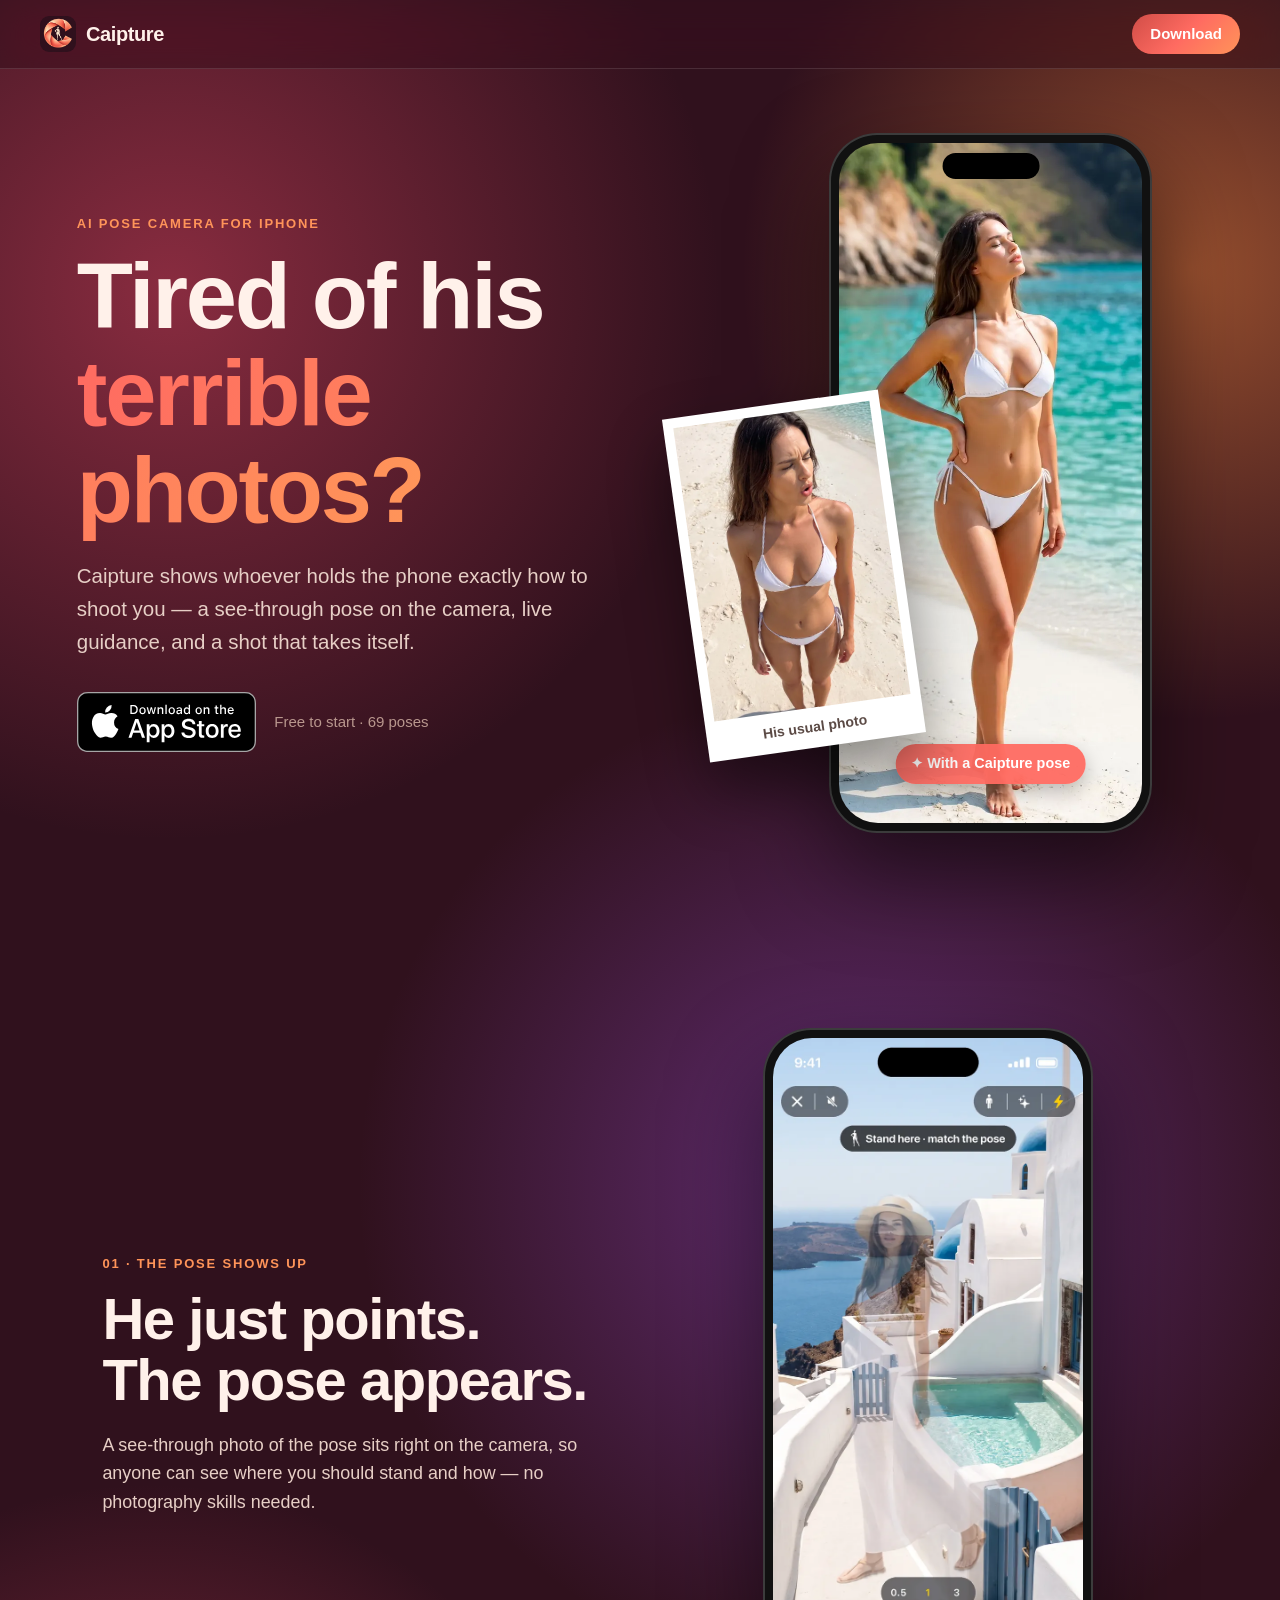
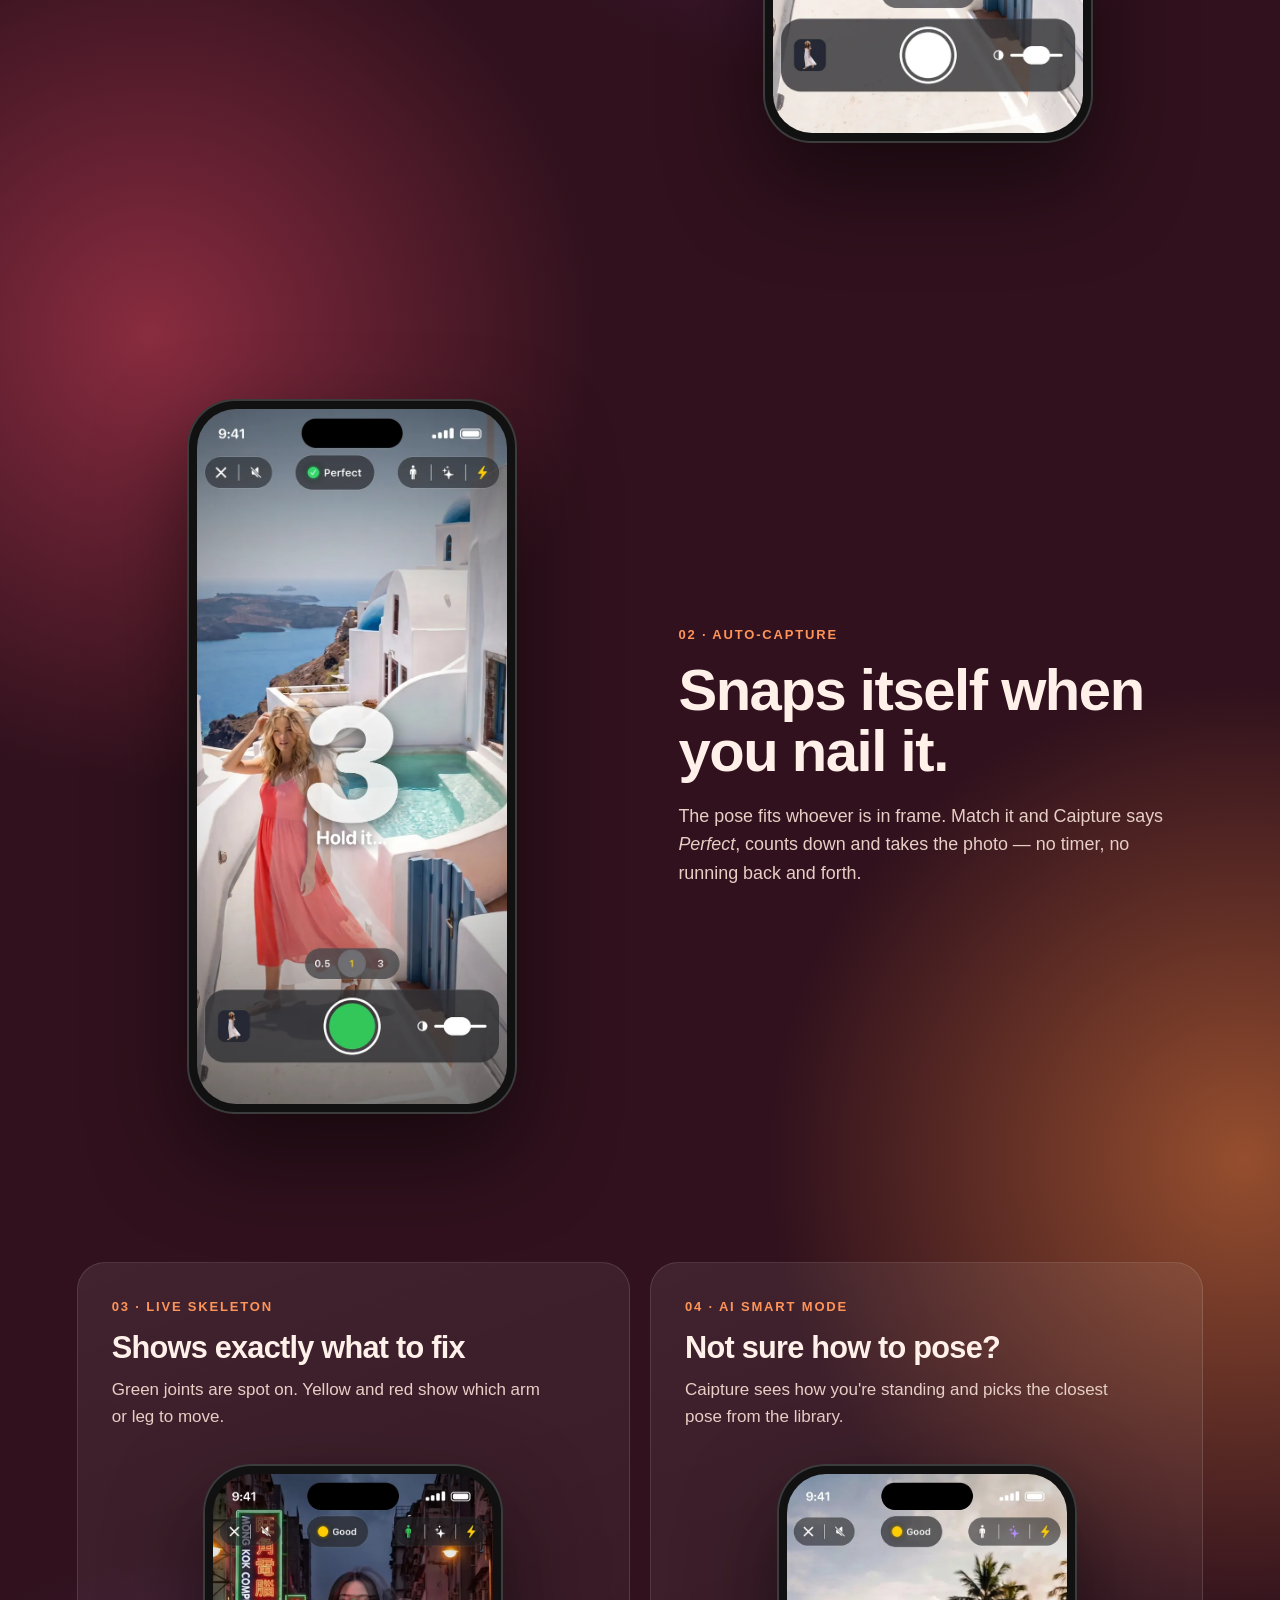
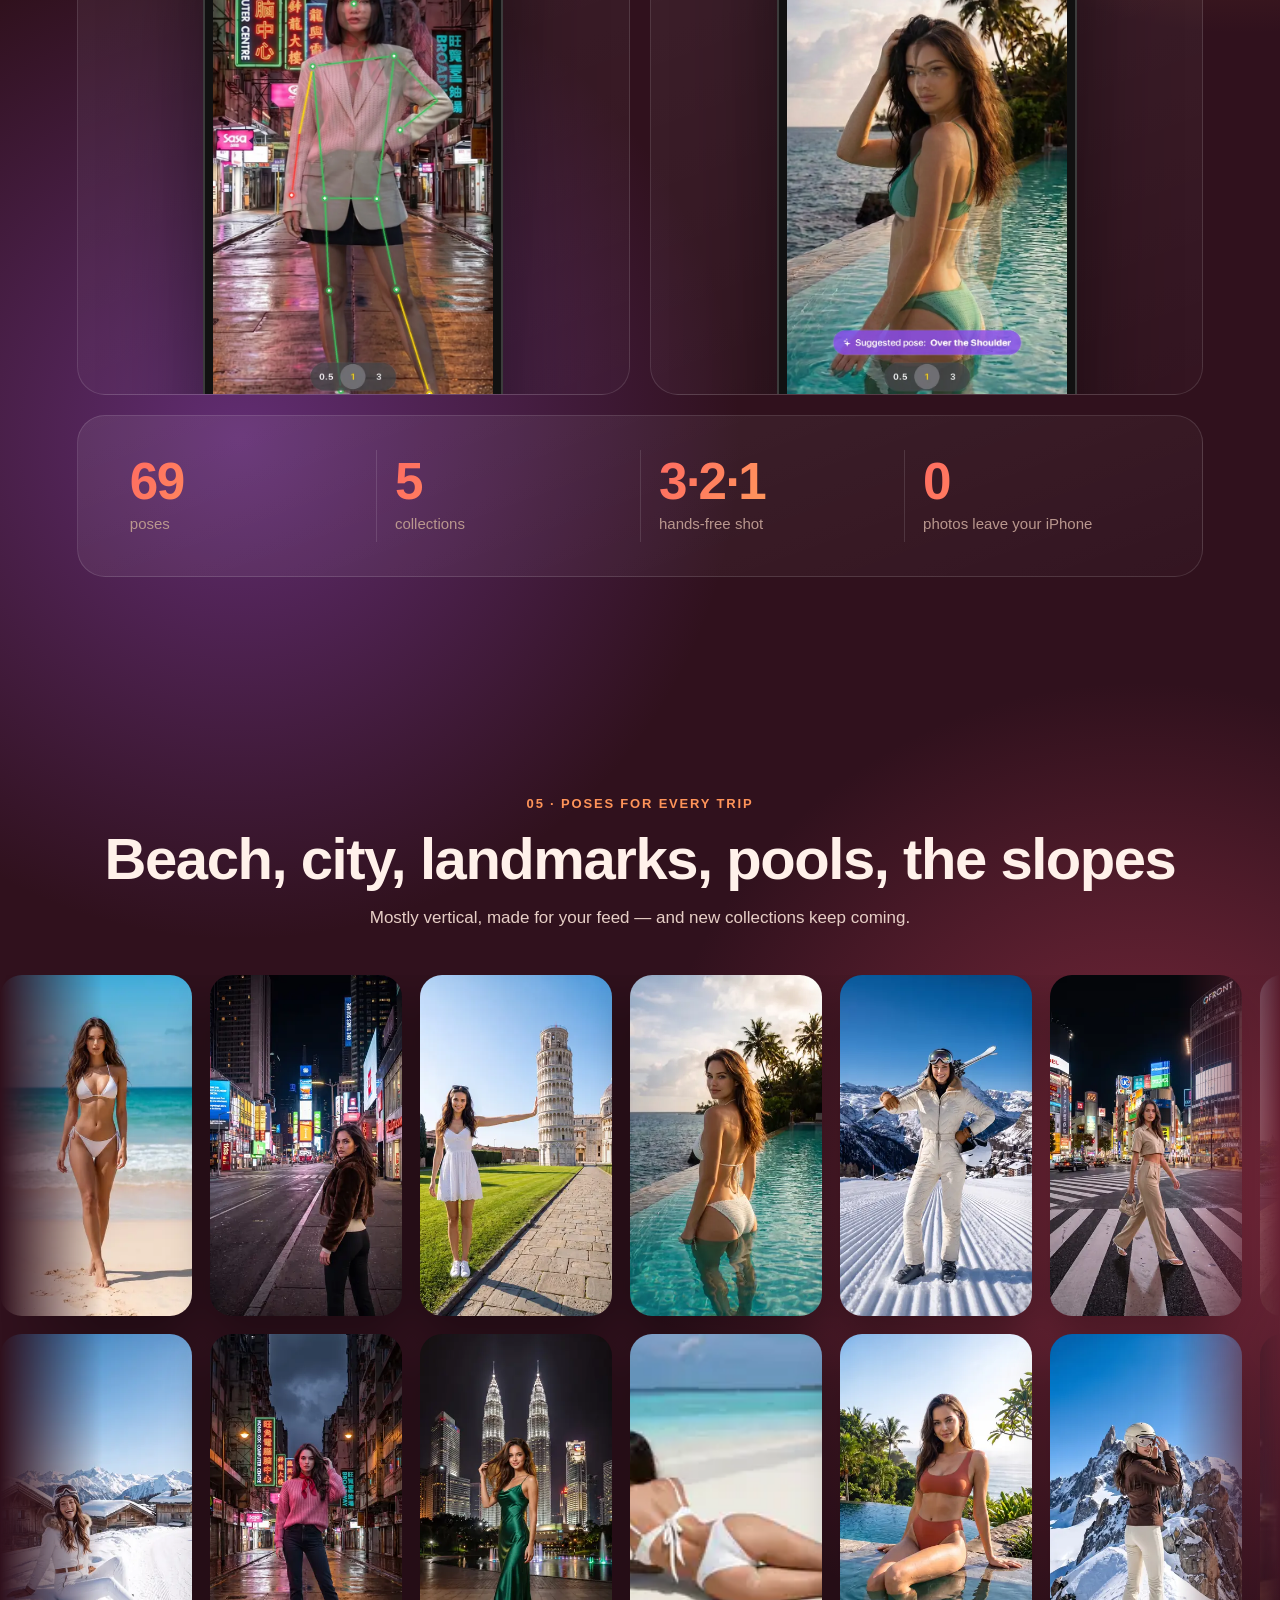
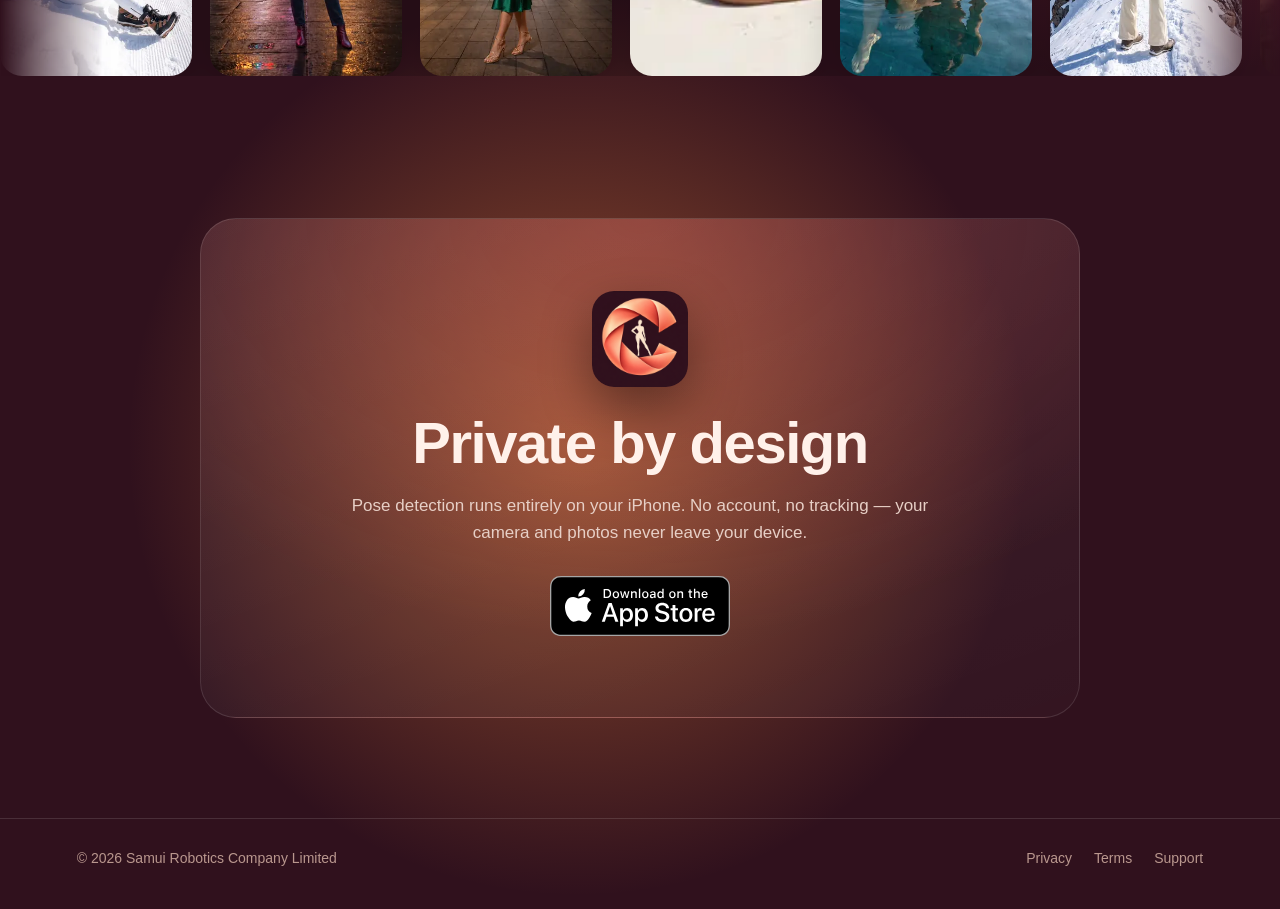
<file: index.html>
<!doctype html>
<html lang="en">
<head>
<meta charset="utf-8">
<meta name="viewport" content="width=device-width, initial-scale=1, viewport-fit=cover">
<title>Caipture — AI Pose Camera</title>
<meta name="description" content="Tired of his terrible photos? Caipture puts a see-through pose on the camera, guides him joint by joint and takes the shot the moment you match.">
<meta name="theme-color" content="#30111D">
<meta property="og:title" content="Caipture — AI Pose Camera">
<meta property="og:description" content="A see-through pose on the camera, live guidance, and a photo that takes itself.">
<meta property="og:image" content="https://caipture.app/assets/s-ghost.webp">
<link rel="icon" href="/assets/favicon.png">
<link rel="apple-touch-icon" href="/assets/apple-touch-icon.png">
<link rel="stylesheet" href="/home.css">
</head>
<body>
<div class="blobs" aria-hidden="true"><i></i><i></i><i></i><i></i><i></i><i></i><i></i><i></i></div>

<header class="nav">
  <a class="brand" href="/" aria-label="Caipture home">
    <img src="/assets/logo.png" alt="" width="36" height="36">
    <span>Caipture</span>
  </a>
  <a class="store store--sm" href="#download" data-store>Download</a>
</header>

<main>

<!-- Hero -->
<section class="hero">
  <div class="hero__copy">
    <p class="eyebrow l1">AI pose camera for iPhone</p>
    <h1 class="l2">Tired of his <span class="grad">terrible photos?</span></h1>
    <p class="lead l3">Caipture shows whoever holds the phone exactly how to shoot you — a see-through pose on the camera, live guidance, and a shot that takes itself.</p>
    <div class="cta l4">
      <a class="badge" href="#download" data-store><img src="/assets/app-store-badge.svg" alt="Download on the App Store" width="180" height="60"></a>
      <span class="note">Free to start · 69 poses</span>
    </div>
  </div>
  <div class="hero__art l5" aria-hidden="true">
    <figure class="polaroid">
      <img src="/assets/hero-bad.webp" alt="" width="520" height="780">
      <figcaption>His usual photo</figcaption>
    </figure>
    <div class="phone float">
      <img src="/assets/hero-good.webp" alt="" width="720" height="1290">
      <span class="chip chip--coral">✦ With a Caipture pose</span>
    </div>
  </div>
</section>

<!-- How it works -->
<section class="feature" id="how">
  <div class="feature__text r">
    <p class="eyebrow">01 · The pose shows up</p>
    <h2>He just points.<br>The pose appears.</h2>
    <p>A see-through photo of the pose sits right on the camera, so anyone can see where you should stand and how — no photography skills needed.</p>
  </div>
  <div class="phone r tilt"><img src="/assets/s-ghost.webp" alt="Camera with a semi-transparent pose over a Santorini street" loading="lazy" width="720" height="1565"></div>
</section>

<section class="feature feature--flip">
  <div class="feature__text r">
    <p class="eyebrow">02 · Auto-capture</p>
    <h2>Snaps itself when you nail it.</h2>
    <p>The pose fits whoever is in frame. Match it and Caipture says <em>Perfect</em>, counts down and takes the photo — no timer, no running back and forth.</p>
  </div>
  <div class="phone r tilt"><img src="/assets/s-countdown.webp" alt="Pose matched with a 3-second countdown" loading="lazy" width="720" height="1565"></div>
</section>

<section class="bento">
  <article class="card card--tall r">
    <div class="card__text">
      <p class="eyebrow">03 · Live skeleton</p>
      <h3>Shows exactly what to fix</h3>
      <p>Green joints are spot on. Yellow and red show which arm or leg to move.</p>
    </div>
    <div class="phone phone--card"><img src="/assets/s-skeleton.webp" alt="Live skeleton with colour-coded joints" loading="lazy" width="720" height="1565"></div>
  </article>
  <article class="card card--tall r">
    <div class="card__text">
      <p class="eyebrow">04 · AI Smart Mode</p>
      <h3>Not sure how to pose?</h3>
      <p>Caipture sees how you're standing and picks the closest pose from the library.</p>
    </div>
    <div class="phone phone--card"><img src="/assets/s-ai.webp" alt="AI Smart Mode suggesting a pose" loading="lazy" width="720" height="1565"></div>
  </article>
  <article class="card card--wide r">
    <div class="stat"><b data-count="69">69</b><span>poses</span></div>
    <div class="stat"><b data-count="5">5</b><span>collections</span></div>
    <div class="stat"><b>3·2·1</b><span>hands-free shot</span></div>
    <div class="stat"><b>0</b><span>photos leave your iPhone</span></div>
  </article>
</section>

<!-- Poses marquee -->
<section class="poses">
  <div class="poses__head r">
    <p class="eyebrow">05 · Poses for every trip</p>
    <h2>Beach, city, landmarks, pools, the slopes</h2>
    <p>Mostly vertical, made for your feed — and new collections keep coming.</p>
  </div>
  <div class="marquee" aria-hidden="true">
    <div class="marquee__row">
      <img src="/assets/poses/beach_stand_1.webp" alt=""><img src="/assets/poses/city_stand_1.webp" alt=""><img src="/assets/poses/landmarks_stand_1.webp" alt=""><img src="/assets/poses/pool_stand_2.webp" alt=""><img src="/assets/poses/ski_stand_1.webp" alt=""><img src="/assets/poses/city_walk_1.webp" alt=""><img src="/assets/poses/landmarks_sit_1.webp" alt=""><img src="/assets/poses/beach_sit_1.webp" alt=""><img src="/assets/poses/pool_walk_1.webp" alt="">
    </div>
    <div class="marquee__row marquee__row--rev">
      <img src="/assets/poses/ski_sit_1.webp" alt=""><img src="/assets/poses/city_stand_4.webp" alt=""><img src="/assets/poses/landmarks_stand_3.webp" alt=""><img src="/assets/poses/beach_lie_2.webp" alt=""><img src="/assets/poses/pool_sit_1.webp" alt=""><img src="/assets/poses/ski_stand_3.webp" alt=""><img src="/assets/poses/city_sit_2.webp" alt=""><img src="/assets/poses/landmarks_walk_1.webp" alt=""><img src="/assets/poses/pool_stand_1.webp" alt="">
    </div>
  </div>
</section>

<!-- Privacy + CTA -->
<section class="closing" id="download">
  <div class="closing__card r">
    <img class="closing__logo" src="/assets/logo.png" alt="" width="96" height="96">
    <h2>Private by design</h2>
    <p>Pose detection runs entirely on your iPhone. No account, no tracking — your camera and photos never leave your device.</p>
    <a class="badge" href="#download" data-store><img src="/assets/app-store-badge.svg" alt="Download on the App Store" width="180" height="60"></a>
  </div>
</section>

</main>

<footer class="foot">
  <span>© 2026 Samui Robotics Company Limited</span>
  <nav><a href="/privacy/">Privacy</a><a href="/terms/">Terms</a><a href="mailto:support@caipture.app">Support</a></nav>
</footer>

<script src="/home.js" defer></script>
</body>
</html>
</file>
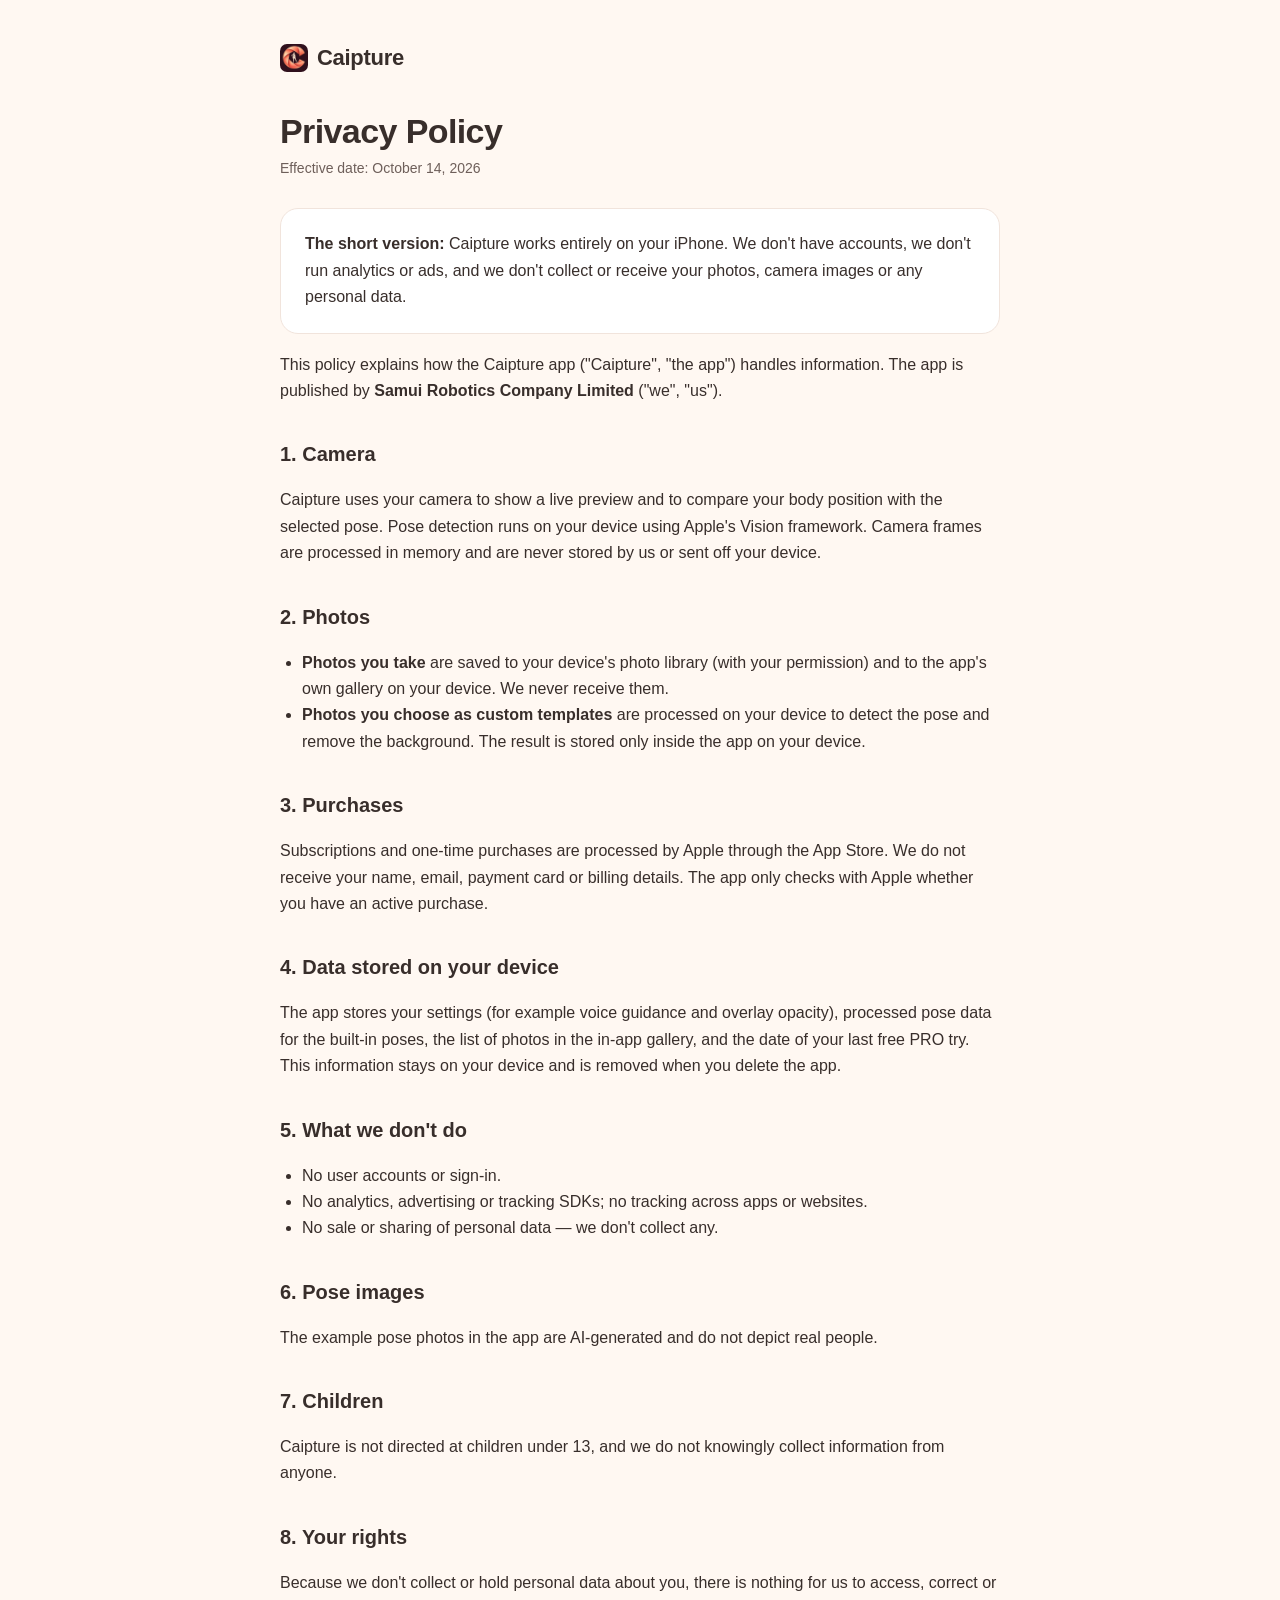
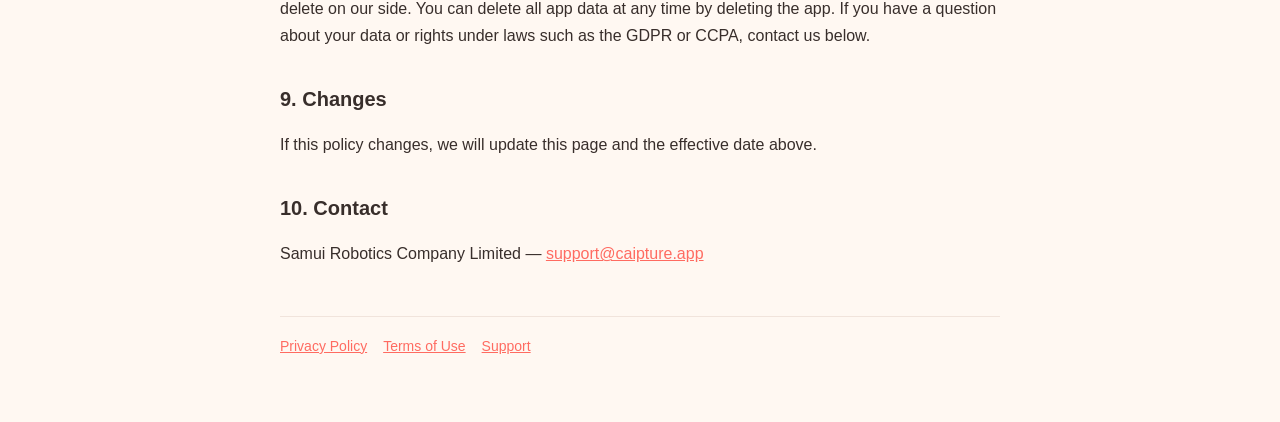
<file: privacy/index.html>
<!doctype html>
<html lang="en">
<head>
<meta charset="utf-8">
<meta name="viewport" content="width=device-width, initial-scale=1">
<title>Privacy Policy — Caipture</title>
<meta name="description" content="Caipture privacy policy: your camera and photos stay on your device.">
<link rel="icon" href="/assets/favicon.png">
<link rel="apple-touch-icon" href="/assets/apple-touch-icon.png">
<link rel="stylesheet" href="/style.css">
</head>
<body>
<div class="wrap">
<header><a href="/"><img class="logo" src="/assets/logo.png" alt="" width="28" height="28">Caipture</a></header>

<h1>Privacy Policy</h1>
<p class="meta">Effective date: October 14, 2026</p>

<div class="card">
<strong>The short version:</strong> Caipture works entirely on your iPhone. We don't have accounts, we don't run analytics or ads, and we don't collect or receive your photos, camera images or any personal data.
</div>

<p>This policy explains how the Caipture app ("Caipture", "the app") handles information. The app is published by <strong>Samui Robotics Company Limited</strong> ("we", "us").</p>

<h2>1. Camera</h2>
<p>Caipture uses your camera to show a live preview and to compare your body position with the selected pose. Pose detection runs on your device using Apple's Vision framework. Camera frames are processed in memory and are never stored by us or sent off your device.</p>

<h2>2. Photos</h2>
<ul>
<li><strong>Photos you take</strong> are saved to your device's photo library (with your permission) and to the app's own gallery on your device. We never receive them.</li>
<li><strong>Photos you choose as custom templates</strong> are processed on your device to detect the pose and remove the background. The result is stored only inside the app on your device.</li>
</ul>

<h2>3. Purchases</h2>
<p>Subscriptions and one-time purchases are processed by Apple through the App Store. We do not receive your name, email, payment card or billing details. The app only checks with Apple whether you have an active purchase.</p>

<h2>4. Data stored on your device</h2>
<p>The app stores your settings (for example voice guidance and overlay opacity), processed pose data for the built-in poses, the list of photos in the in-app gallery, and the date of your last free PRO try. This information stays on your device and is removed when you delete the app.</p>

<h2>5. What we don't do</h2>
<ul>
<li>No user accounts or sign-in.</li>
<li>No analytics, advertising or tracking SDKs; no tracking across apps or websites.</li>
<li>No sale or sharing of personal data — we don't collect any.</li>
</ul>

<h2>6. Pose images</h2>
<p>The example pose photos in the app are AI-generated and do not depict real people.</p>

<h2>7. Children</h2>
<p>Caipture is not directed at children under 13, and we do not knowingly collect information from anyone.</p>

<h2>8. Your rights</h2>
<p>Because we don't collect or hold personal data about you, there is nothing for us to access, correct or delete on our side. You can delete all app data at any time by deleting the app. If you have a question about your data or rights under laws such as the GDPR or CCPA, contact us below.</p>

<h2>9. Changes</h2>
<p>If this policy changes, we will update this page and the effective date above.</p>

<h2>10. Contact</h2>
<p>Samui Robotics Company Limited — <a href="mailto:support@caipture.app">support@caipture.app</a></p>

<footer><a href="/privacy/">Privacy Policy</a><a href="/terms/">Terms of Use</a><a href="mailto:support@caipture.app">Support</a></footer>
</div>
</body>
</html>
</file>
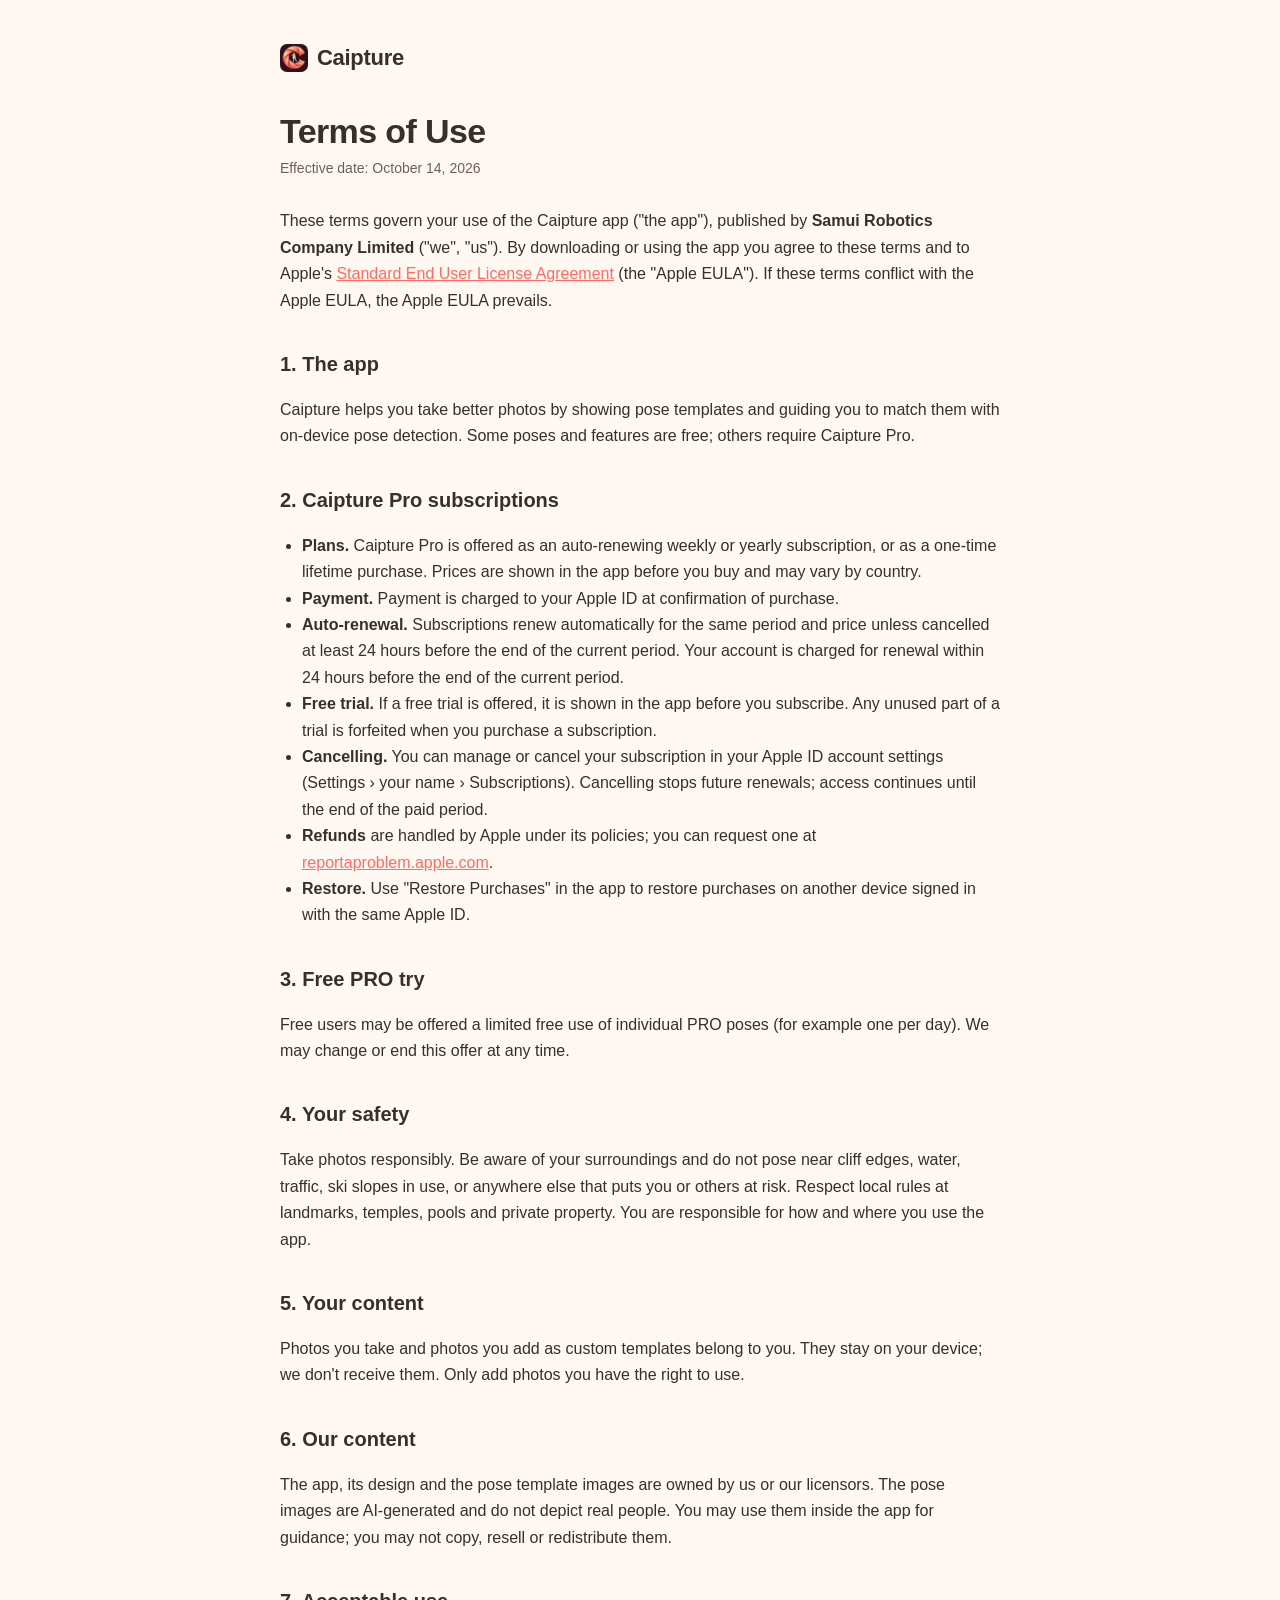
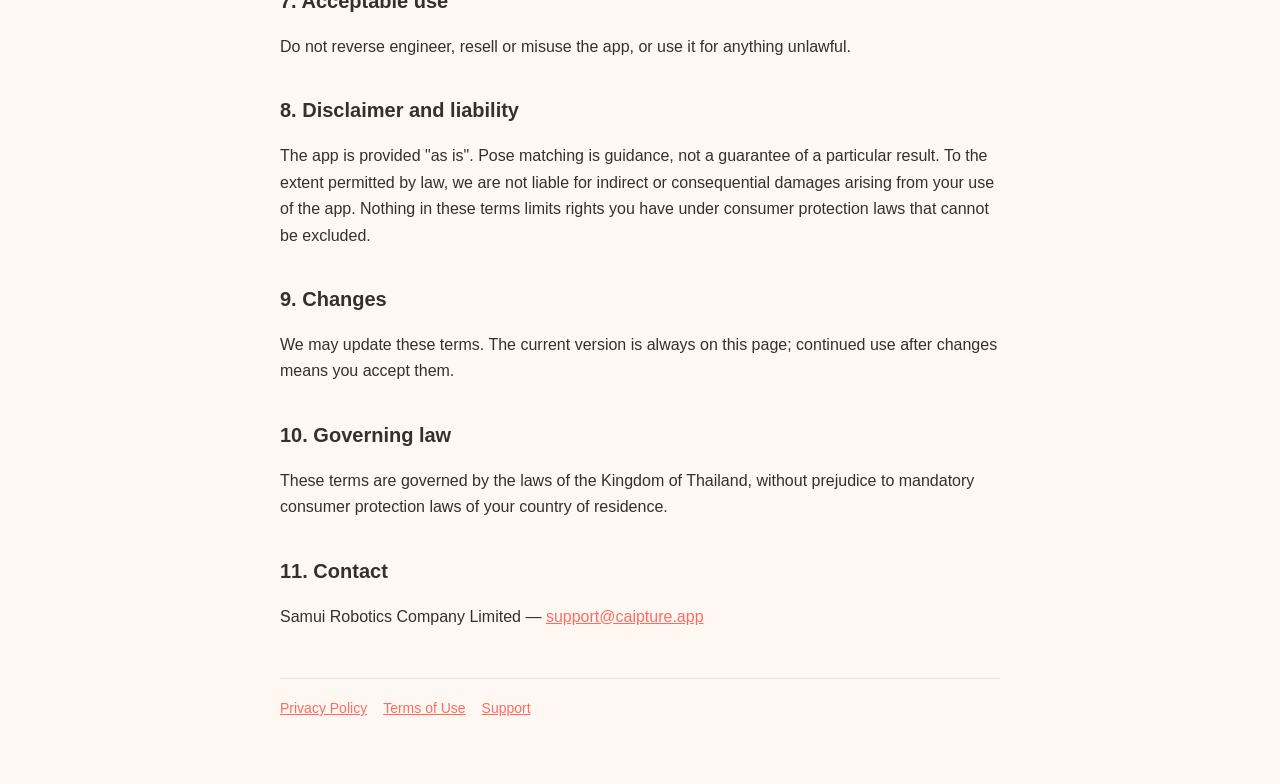
<file: terms/index.html>
<!doctype html>
<html lang="en">
<head>
<meta charset="utf-8">
<meta name="viewport" content="width=device-width, initial-scale=1">
<title>Terms of Use — Caipture</title>
<meta name="description" content="Caipture terms of use and subscription terms.">
<link rel="icon" href="/assets/favicon.png">
<link rel="apple-touch-icon" href="/assets/apple-touch-icon.png">
<link rel="stylesheet" href="/style.css">
</head>
<body>
<div class="wrap">
<header><a href="/"><img class="logo" src="/assets/logo.png" alt="" width="28" height="28">Caipture</a></header>

<h1>Terms of Use</h1>
<p class="meta">Effective date: October 14, 2026</p>

<p>These terms govern your use of the Caipture app ("the app"), published by <strong>Samui Robotics Company Limited</strong> ("we", "us"). By downloading or using the app you agree to these terms and to Apple's <a href="https://www.apple.com/legal/internet-services/itunes/dev/stdeula/">Standard End User License Agreement</a> (the "Apple EULA"). If these terms conflict with the Apple EULA, the Apple EULA prevails.</p>

<h2>1. The app</h2>
<p>Caipture helps you take better photos by showing pose templates and guiding you to match them with on-device pose detection. Some poses and features are free; others require Caipture Pro.</p>

<h2>2. Caipture Pro subscriptions</h2>
<ul>
<li><strong>Plans.</strong> Caipture Pro is offered as an auto-renewing weekly or yearly subscription, or as a one-time lifetime purchase. Prices are shown in the app before you buy and may vary by country.</li>
<li><strong>Payment.</strong> Payment is charged to your Apple ID at confirmation of purchase.</li>
<li><strong>Auto-renewal.</strong> Subscriptions renew automatically for the same period and price unless cancelled at least 24 hours before the end of the current period. Your account is charged for renewal within 24 hours before the end of the current period.</li>
<li><strong>Free trial.</strong> If a free trial is offered, it is shown in the app before you subscribe. Any unused part of a trial is forfeited when you purchase a subscription.</li>
<li><strong>Cancelling.</strong> You can manage or cancel your subscription in your Apple ID account settings (Settings › your name › Subscriptions). Cancelling stops future renewals; access continues until the end of the paid period.</li>
<li><strong>Refunds</strong> are handled by Apple under its policies; you can request one at <a href="https://reportaproblem.apple.com">reportaproblem.apple.com</a>.</li>
<li><strong>Restore.</strong> Use "Restore Purchases" in the app to restore purchases on another device signed in with the same Apple ID.</li>
</ul>

<h2>3. Free PRO try</h2>
<p>Free users may be offered a limited free use of individual PRO poses (for example one per day). We may change or end this offer at any time.</p>

<h2>4. Your safety</h2>
<p>Take photos responsibly. Be aware of your surroundings and do not pose near cliff edges, water, traffic, ski slopes in use, or anywhere else that puts you or others at risk. Respect local rules at landmarks, temples, pools and private property. You are responsible for how and where you use the app.</p>

<h2>5. Your content</h2>
<p>Photos you take and photos you add as custom templates belong to you. They stay on your device; we don't receive them. Only add photos you have the right to use.</p>

<h2>6. Our content</h2>
<p>The app, its design and the pose template images are owned by us or our licensors. The pose images are AI-generated and do not depict real people. You may use them inside the app for guidance; you may not copy, resell or redistribute them.</p>

<h2>7. Acceptable use</h2>
<p>Do not reverse engineer, resell or misuse the app, or use it for anything unlawful.</p>

<h2>8. Disclaimer and liability</h2>
<p>The app is provided "as is". Pose matching is guidance, not a guarantee of a particular result. To the extent permitted by law, we are not liable for indirect or consequential damages arising from your use of the app. Nothing in these terms limits rights you have under consumer protection laws that cannot be excluded.</p>

<h2>9. Changes</h2>
<p>We may update these terms. The current version is always on this page; continued use after changes means you accept them.</p>

<h2>10. Governing law</h2>
<p>These terms are governed by the laws of the Kingdom of Thailand, without prejudice to mandatory consumer protection laws of your country of residence.</p>

<h2>11. Contact</h2>
<p>Samui Robotics Company Limited — <a href="mailto:support@caipture.app">support@caipture.app</a></p>

<footer><a href="/privacy/">Privacy Policy</a><a href="/terms/">Terms of Use</a><a href="mailto:support@caipture.app">Support</a></footer>
</div>
</body>
</html>
</file>
<file: home.css>
/* Caipture — landing page. Brand: the app icon's plum + coral. */
:root{
  --plum:#30111D; --plum-2:#4A1A2C; --ink:#FFF1EA; --soft:#E7CFC6; --mute:#B9978E;
  --coral:#FF6B61; --coral-2:#FF9459; --amber:#FFBD57; --violet:#B78CFF;
  --glass:rgba(255,255,255,.06); --line:rgba(255,255,255,.12);
  --r:28px; --ease:cubic-bezier(.2,.7,.2,1);
  color-scheme:dark;
}
*{box-sizing:border-box}
html{scroll-behavior:smooth;overflow-x:clip}   /* iOS Safari ignores overflow-x on body alone */
body{
  margin:0; background:var(--plum); color:var(--ink); overflow-x:clip;
  font:17px/1.6 -apple-system,BlinkMacSystemFont,"SF Pro Text","Inter","Segoe UI",Roboto,sans-serif;
  -webkit-font-smoothing:antialiased;
}
img{display:block;max-width:100%}
a{color:inherit}
h1,h2,h3{font-family:-apple-system,BlinkMacSystemFont,"SF Pro Rounded","SF Pro Display",ui-rounded,sans-serif;letter-spacing:-.025em;line-height:1.05;margin:0}
h1{font-size:clamp(40px,min(7.4vw,11svh),92px);font-weight:800}
h2{font-size:clamp(34px,4.6vw,58px);font-weight:800}
h3{font-size:clamp(24px,2.4vw,32px);font-weight:750}
p{margin:0}
.eyebrow{font-size:13px;font-weight:700;letter-spacing:.14em;text-transform:uppercase;color:var(--coral-2);margin-bottom:14px}
.grad{background:linear-gradient(100deg,var(--coral) 0%,var(--coral-2) 45%,var(--amber) 70%,var(--coral) 100%);background-size:220% 100%;-webkit-background-clip:text;background-clip:text;color:transparent;animation:shimmer 8s linear infinite}
@keyframes shimmer{to{background-position:-220% 0}}

/* Nav */
.nav{position:fixed;inset:0 0 auto;z-index:20;display:flex;align-items:center;justify-content:space-between;
  padding:14px clamp(16px,4vw,40px);backdrop-filter:saturate(1.4) blur(18px);-webkit-backdrop-filter:saturate(1.4) blur(18px);
  background:rgba(48,17,29,.55);border-bottom:1px solid var(--line)}
.brand{display:flex;align-items:center;gap:10px;text-decoration:none;font-weight:800;font-size:20px;letter-spacing:-.02em}
.brand img{width:36px;height:36px;border-radius:9px}

/* Apple's official App Store badge (unaltered; min height 40 px) */
.badge{display:inline-block;line-height:0;transition:transform .3s var(--ease),filter .3s var(--ease)}
.badge img{height:60px;width:auto}
.badge:hover{transform:translateY(-2px);filter:drop-shadow(0 10px 24px rgba(255,107,97,.3))}

.store{display:inline-flex;flex-direction:column;justify-content:center;gap:0;min-width:178px;height:58px;padding:0 22px;border-radius:16px;
  background:#000;color:#fff;text-decoration:none;border:1px solid rgba(255,255,255,.35);transition:transform .3s var(--ease),box-shadow .3s var(--ease)}
.store:hover{transform:translateY(-2px);box-shadow:0 12px 30px rgba(255,107,97,.25)}
.store__small{font-size:11px;line-height:1.1;opacity:.85}
.store__big{font-size:22px;line-height:1.1;font-weight:650;letter-spacing:-.01em}
.store--sm{min-width:0;height:40px;padding:0 18px;border-radius:999px;font-weight:650;font-size:15px;
  background:linear-gradient(135deg,#D14D47,var(--coral),var(--coral-2));border:0}

/* Hero */
.hero{position:relative;min-height:min(100svh,980px);padding-block:clamp(84px,14svh,120px) clamp(28px,6svh,72px)!important;display:grid;grid-template-columns:1.05fr 1fr;align-items:center;gap:clamp(24px,5vw,80px);
  padding:120px clamp(20px,6vw,96px) 72px}
/* Page-wide glow blobs: soft radial gradients (no blur filter — cheap on long pages) */
body{position:relative}
.blobs{position:absolute;inset:0;z-index:-1;overflow:hidden;pointer-events:none}
.blobs i{position:absolute;width:var(--s);height:var(--s);left:var(--x);top:var(--y);border-radius:50%;
  background:radial-gradient(closest-side,var(--c),transparent);opacity:.55;animation:drift var(--d,28s) ease-in-out infinite alternate}
.blobs i:nth-child(1){--c:#D2425C;--s:1100px;--x:-380px;--y:-260px;--d:24s}
.blobs i:nth-child(2){--c:#E8803C;--s:900px;--x:58%;--y:-180px;--d:30s}
.blobs i:nth-child(3){--c:#8A44B8;--s:1000px;--x:28%;--y:12%;--d:34s}
.blobs i:nth-child(4){--c:#D2425C;--s:900px;--x:-300px;--y:26%;--d:28s}
.blobs i:nth-child(5){--c:#E8803C;--s:950px;--x:60%;--y:40%;--d:32s}
.blobs i:nth-child(6){--c:#8A44B8;--s:1000px;--x:-260px;--y:55%;--d:36s}
.blobs i:nth-child(7){--c:#C2405A;--s:1000px;--x:50%;--y:68%;--d:26s}
.blobs i:nth-child(8){--c:#E8803C;--s:900px;--x:10%;--y:84%;--d:30s}
@keyframes drift{to{transform:translate(8vw,6vh) scale(1.12)}}
.blobs i:nth-child(even){animation-name:drift2}
@keyframes drift2{to{transform:translate(-9vw,-5vh) scale(.92)}}
.lead{font-size:clamp(16px,min(1.6vw,2.6svh),21px);color:var(--soft);max-width:34em;margin-top:clamp(12px,2.6svh,22px)}
.cta{display:flex;align-items:center;gap:18px;flex-wrap:wrap;margin-top:clamp(18px,4svh,34px)}
.note{color:var(--mute);font-size:15px}

.hero__art{position:relative;height:min(calc(100svh - 170px),700px);display:flex;justify-content:center;align-items:center}
.polaroid{position:absolute;left:0;bottom:12%;width:clamp(130px,min(17vw,30svh),230px);margin:0;padding:10px 10px 0;background:#fff;color:#5b4a45;
  transform:rotate(-8deg);box-shadow:0 30px 60px rgba(0,0,0,.45);z-index:2}
.polaroid img{aspect-ratio:2/3;object-fit:cover;width:100%;height:auto}
.polaroid figcaption{font:600 14px/1 -apple-system,ui-rounded,sans-serif;text-align:center;padding:12px 0 14px}

/* Phone frame */
.phone{position:relative;width:min(100%,330px);aspect-ratio:9/19.5;border-radius:48px;padding:10px;background:#111;
  box-shadow:inset 0 0 0 2px rgba(255,255,255,.18),0 40px 90px rgba(0,0,0,.5)}
.phone::before{content:"";position:absolute;top:20px;left:50%;width:30%;height:26px;transform:translateX(-50%);background:#000;border-radius:20px;z-index:2}
.phone img{width:100%;height:100%;object-fit:cover;border-radius:39px}
.marquee__row img{height:auto}
.hero .phone{height:min(calc(100svh - 170px),700px);width:auto;max-width:72%;margin-left:18%}   /* sized by viewport height so it always fits */
.chip{position:absolute;left:50%;bottom:7%;transform:translateX(-50%);white-space:nowrap;padding:.6em 1.1em;border-radius:999px;font-weight:650;font-size:clamp(11px,1.6svh,15px);color:#fff}
.chip--coral{background:rgba(255,107,97,.94);box-shadow:0 8px 20px rgba(0,0,0,.25)}
.float{animation:float 7s ease-in-out infinite}
@keyframes float{50%{transform:translateY(-14px)}}

/* Features */
.feature{display:grid;grid-template-columns:1fr 1fr;align-items:center;gap:clamp(28px,6vw,96px);padding:clamp(72px,10vw,140px) clamp(20px,8vw,140px)}
.feature--flip .feature__text{order:2}
.feature__text p:not(.eyebrow){color:var(--soft);font-size:clamp(17px,1.4vw,20px);margin-top:20px;max-width:30em}
.feature .phone{justify-self:center}

/* Bento */
.bento{display:grid;grid-template-columns:repeat(2,1fr);gap:20px;padding:20px clamp(20px,6vw,96px) clamp(72px,9vw,120px)}
.card{position:relative;border-radius:var(--r);background:linear-gradient(160deg,rgba(255,255,255,.08),rgba(255,255,255,.02));border:1px solid var(--line);overflow:hidden}
.card--tall{display:flex;flex-direction:column;padding:34px 34px 0;min-height:640px}
.card__text p:not(.eyebrow){color:var(--soft);margin-top:12px;max-width:26em}
.phone--card{width:min(78%,300px);margin:34px auto -120px;transition:transform .8s var(--ease)}
.card:hover .phone--card{transform:translateY(-16px)}
.card--wide{grid-column:1/-1;display:grid;grid-template-columns:repeat(4,1fr);padding:34px}
.stat{display:flex;flex-direction:column;gap:4px;padding:6px 18px;border-left:1px solid var(--line)}
.stat:first-child{border-left:0}
.stat b{font:800 clamp(34px,4vw,54px)/1 -apple-system,ui-rounded,sans-serif;letter-spacing:-.03em;background:linear-gradient(120deg,var(--coral),var(--amber));-webkit-background-clip:text;background-clip:text;color:transparent}
.stat span{color:var(--mute);font-size:15px}

/* Poses marquee */
.poses{padding:clamp(60px,8vw,110px) 0;overflow:hidden}   /* the rows are wider than the screen */
.poses__head{text-align:center;padding:0 20px 44px}
.poses__head p:not(.eyebrow){color:var(--soft);margin-top:14px}
.marquee{display:grid;gap:18px;overflow:hidden;mask-image:linear-gradient(90deg,transparent,#000 8%,#000 92%,transparent);-webkit-mask-image:linear-gradient(90deg,transparent,#000 8%,#000 92%,transparent)}
.marquee__row{display:flex;gap:18px;width:max-content;animation:marquee 60s linear infinite}
.marquee__row--rev{animation-direction:reverse;animation-duration:70s}
.marquee__row img{width:clamp(150px,15vw,210px);aspect-ratio:9/16;object-fit:cover;border-radius:22px;box-shadow:0 18px 40px rgba(0,0,0,.35)}
.marquee:hover .marquee__row{animation-play-state:paused}
@keyframes marquee{to{transform:translateX(-50%)}}

/* Closing */
.closing{padding:40px clamp(20px,6vw,96px) 100px}
.closing__card{max-width:880px;margin:0 auto;text-align:center;padding:clamp(40px,6vw,72px) clamp(24px,5vw,64px);border-radius:36px;
  background:radial-gradient(120% 140% at 50% 0%,rgba(255,107,97,.28),rgba(255,107,97,0) 60%),linear-gradient(160deg,rgba(255,255,255,.08),rgba(255,255,255,.02));border:1px solid var(--line)}
.closing__logo{width:96px;height:96px;border-radius:22px;margin:0 auto 26px;box-shadow:0 20px 50px rgba(0,0,0,.4)}
.closing__card p{color:var(--soft);max-width:34em;margin:18px auto 30px}
.foot{display:flex;justify-content:space-between;flex-wrap:wrap;gap:14px;padding:28px clamp(20px,6vw,96px) 40px;border-top:1px solid var(--line);color:var(--mute);font-size:14px}
.foot nav{display:flex;gap:22px}
.foot a{text-decoration:none}
.foot a:hover{color:var(--ink)}

/* Load-in (hero) */
.l1,.l2,.l3,.l4,.l5{animation:rise 1s var(--ease) both}
.l2{animation-delay:.08s}.l3{animation-delay:.18s}.l4{animation-delay:.28s}.l5{animation-delay:.2s;animation-duration:1.3s}
@keyframes rise{from{opacity:0;transform:translateY(34px);filter:blur(12px)}to{opacity:1;transform:none;filter:none}}

/* Scroll reveal: native scroll-driven animations where supported, JS fallback otherwise */
.r{opacity:0;transform:translateY(48px) scale(.98);filter:blur(10px)}
.r.in{opacity:1;transform:none;filter:none;transition:opacity 1s var(--ease),transform 1s var(--ease),filter 1s var(--ease)}
@supports (animation-timeline: view()){
  .r{opacity:1;transform:none;filter:none;animation:reveal linear both;animation-timeline:view();animation-range:entry 5% cover 32%}
  .tilt{animation:reveal-tilt linear both;animation-timeline:view();animation-range:entry 0% cover 45%}
}
@keyframes reveal{from{opacity:0;transform:translateY(64px) scale(.97);filter:blur(12px)}to{opacity:1;transform:none;filter:none}}
@keyframes reveal-tilt{from{opacity:0;transform:perspective(1200px) rotateX(14deg) translateY(90px) scale(.94)}to{opacity:1;transform:perspective(1200px) rotateX(0) translateY(0) scale(1)}}

/* Responsive */
@media (max-width:860px){
  .hero{grid-template-columns:1fr;text-align:center;padding-top:110px}
  .hero__copy{display:flex;flex-direction:column;align-items:center}
  .cta{justify-content:center}
  .hero__art{height:auto;min-height:520px}
  .hero .phone{height:auto;width:min(64%,290px);margin-left:22%}
  .polaroid{left:2%;bottom:6%}
  .feature,.feature--flip{grid-template-columns:1fr;text-align:center}
  .feature--flip .feature__text{order:0}
  .feature__text p:not(.eyebrow){margin-inline:auto}
  .bento{grid-template-columns:1fr}
  .card--tall{min-height:560px}
  .card--wide{grid-template-columns:repeat(2,1fr);row-gap:24px}
  .stat:nth-child(3){border-left:0}
}

/* ?static — full-page captures without motion */
.static .r,.static .tilt{animation:none!important;opacity:1!important;transform:none!important;filter:none!important}

@media (prefers-reduced-motion:reduce){
  *,*::before,*::after{animation:none!important;transition:none!important}
  .r{opacity:1;transform:none;filter:none}
}
</file>
<file: style.css>
:root{--bg:#FFF8F2;--ink:#382E2B;--soft:#6E5F5A;--coral:#FF6B61;--amber:#FFBD57;--card:#FFFFFF;--line:#F1E4DC}
@media (prefers-color-scheme: dark){:root{--bg:#1C0F15;--ink:#F6EDE8;--soft:#C9B8B1;--card:#2A1820;--line:#3A2630}}
*{box-sizing:border-box}
body{margin:0;background:var(--bg);color:var(--ink);font:16px/1.65 -apple-system,BlinkMacSystemFont,"SF Pro Text","Segoe UI",Roboto,sans-serif}
.wrap{max-width:760px;margin:0 auto;padding:40px 20px 64px}
header a{color:var(--ink);text-decoration:none;font-weight:800;font-size:22px;letter-spacing:-.3px}
header .logo{display:inline-block;width:28px;height:28px;border-radius:7px;margin-right:9px;vertical-align:-7px}
header .dot{display:inline-block;width:12px;height:12px;border-radius:50%;background:linear-gradient(135deg,var(--coral),var(--amber));margin-right:8px;vertical-align:1px}
h1{font-size:34px;line-height:1.15;letter-spacing:-.6px;margin:36px 0 6px}
h2{font-size:20px;margin:34px 0 8px}
.meta{color:var(--soft);font-size:14px;margin:0 0 28px}
a{color:var(--coral)}
.card{background:var(--card);border:1px solid var(--line);border-radius:18px;padding:22px 24px;margin:18px 0}
ul{padding-left:22px}
footer{margin-top:48px;color:var(--soft);font-size:14px;border-top:1px solid var(--line);padding-top:18px}
footer a{margin-right:16px}
.hero{font-size:20px;color:var(--soft);margin-top:12px}
.btn{display:inline-block;margin-top:22px;padding:13px 22px;border-radius:14px;background:linear-gradient(135deg,#D14D47,var(--coral),#FF9459);color:#fff;text-decoration:none;font-weight:700}
</file>
